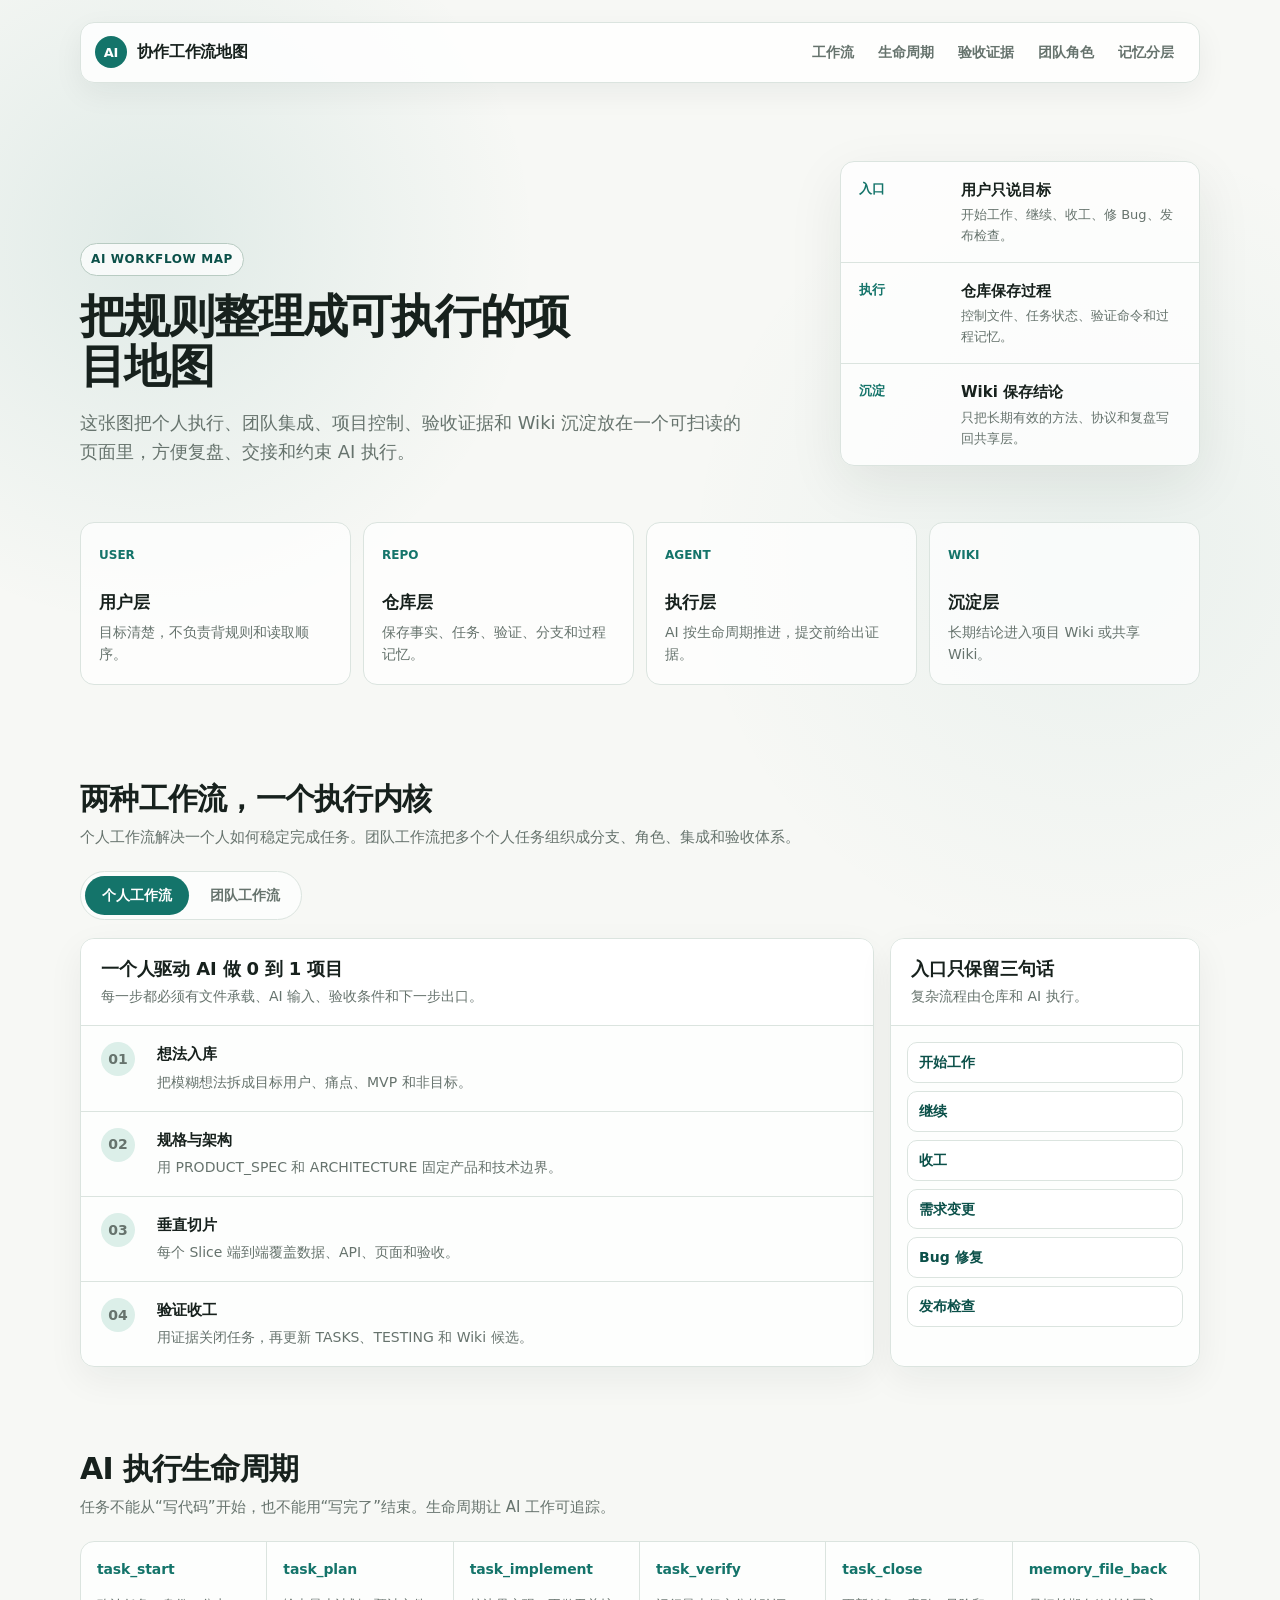
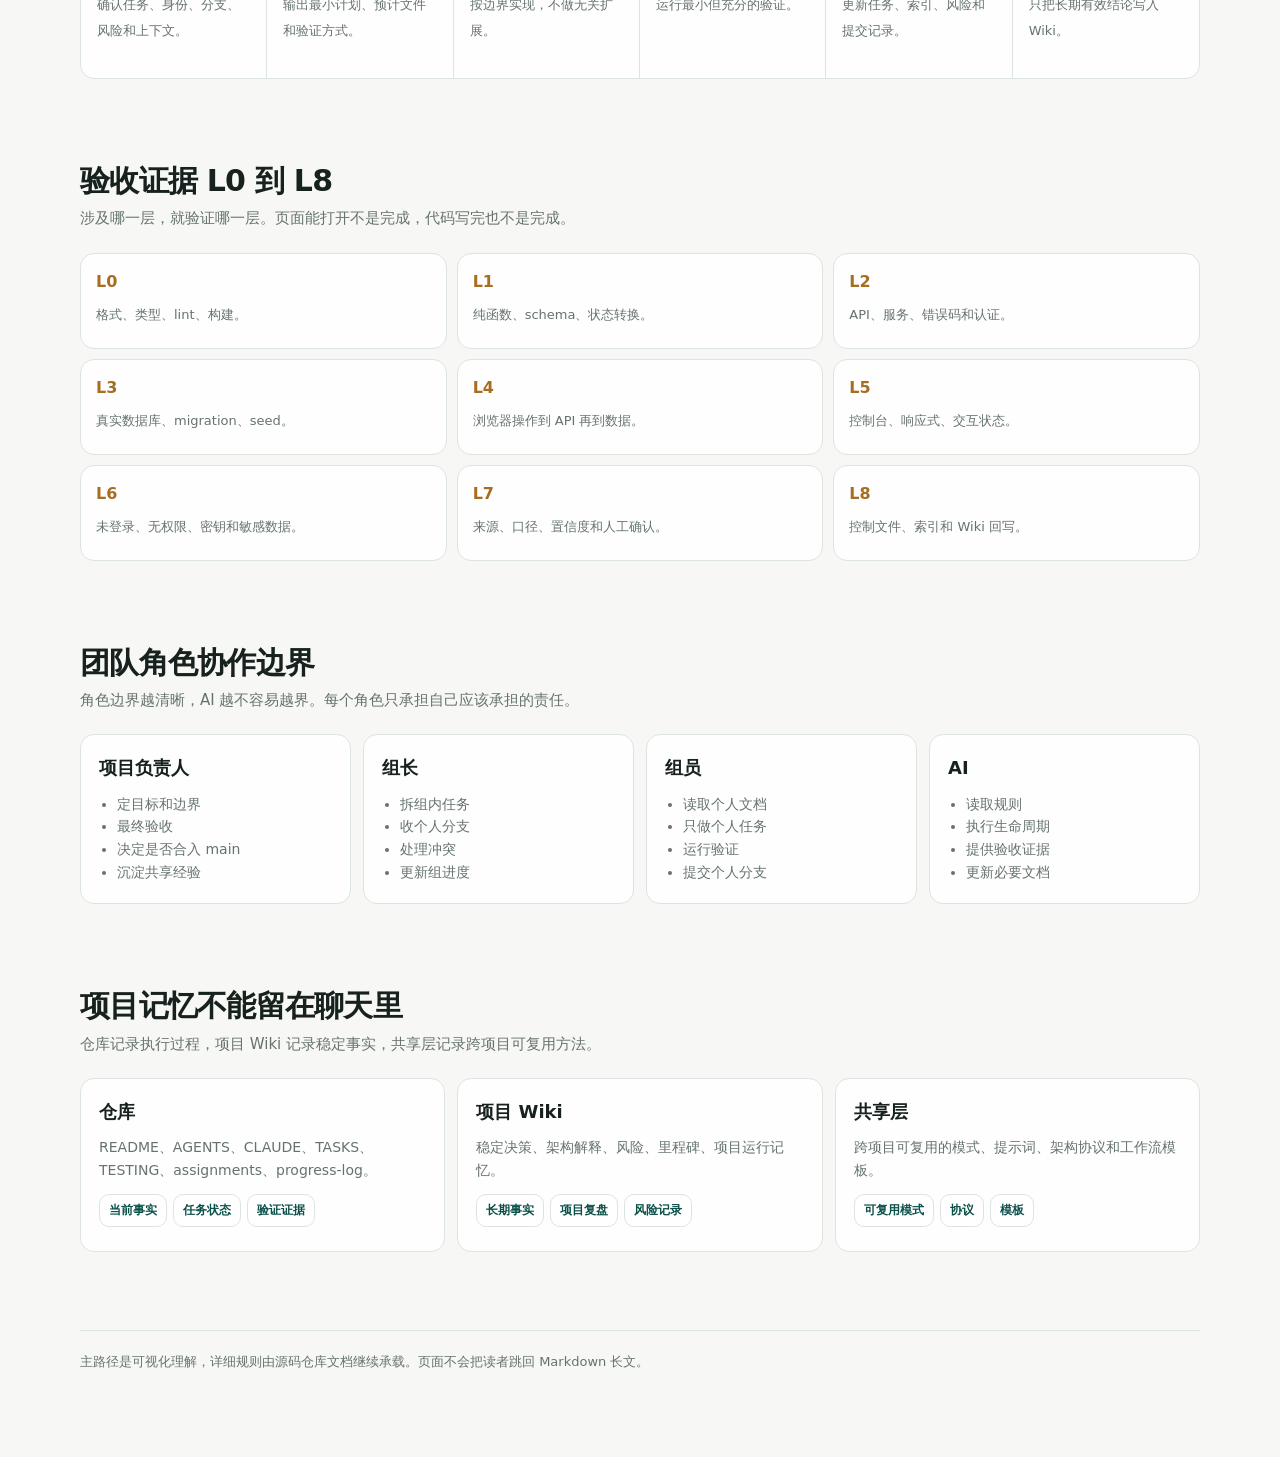
<file: 30_shared/tools/AI协作工作流可视化.html>
<!doctype html>
<html lang="zh-CN">
<head>
  <meta charset="utf-8">
  <meta name="viewport" content="width=device-width, initial-scale=1">
  <title>AI 协作工作流可视化</title>
  <link rel="icon" href="data:,">
  <style>
    :root {
      color-scheme: light;
      --page: #f7f8f5;
      --surface: #ffffff;
      --surface-soft: #eef4ef;
      --ink: #17211d;
      --muted: #66736d;
      --line: #dbe4df;
      --line-strong: #b8cbc2;
      --accent: #14746a;
      --accent-soft: #dcefe9;
      --accent-ink: #0b5049;
      --warn: #a76d21;
      --shadow: 0 18px 55px rgba(23, 33, 29, .08);
      --radius: 14px;
      font-family: "Segoe UI", "Microsoft YaHei", system-ui, sans-serif;
    }

    * {
      box-sizing: border-box;
    }

    html {
      scroll-behavior: smooth;
    }

    body {
      margin: 0;
      color: var(--ink);
      background:
        radial-gradient(circle at 12% 8%, rgba(20, 116, 106, .10), transparent 24rem),
        radial-gradient(circle at 86% 18%, rgba(20, 116, 106, .06), transparent 26rem),
        var(--page);
      line-height: 1.62;
      overflow-x: hidden;
    }

    a {
      color: inherit;
      text-decoration: none;
    }

    button {
      font: inherit;
    }

    .shell {
      width: min(1120px, calc(100% - 36px));
      margin: 0 auto;
      padding: 22px 0 72px;
    }

    .topbar {
      display: flex;
      align-items: center;
      justify-content: space-between;
      gap: 18px;
      min-height: 58px;
      padding: 10px 14px;
      border: 1px solid var(--line);
      border-radius: var(--radius);
      background: rgba(255, 255, 255, .86);
      box-shadow: 0 10px 30px rgba(23, 33, 29, .06);
    }

    .brand {
      display: inline-flex;
      align-items: center;
      gap: 10px;
      min-width: max-content;
      font-weight: 800;
      letter-spacing: -.01em;
    }

    .brand-mark {
      width: 32px;
      height: 32px;
      display: grid;
      place-items: center;
      border-radius: 50%;
      color: #fff;
      background: var(--accent);
      font-size: 13px;
      font-weight: 900;
    }

    .nav {
      display: flex;
      flex-wrap: wrap;
      justify-content: flex-end;
      gap: 2px;
    }

    .nav a {
      padding: 8px 11px;
      border-radius: 999px;
      color: var(--muted);
      font-size: 14px;
      font-weight: 700;
      transition: background .18s ease, color .18s ease, transform .18s ease;
    }

    .nav a:hover {
      color: var(--accent-ink);
      background: var(--accent-soft);
      transform: translateY(-1px);
    }

    .intro {
      display: grid;
      grid-template-columns: minmax(0, 1fr) 360px;
      gap: 34px;
      align-items: end;
      padding: 78px 0 34px;
    }

    .label {
      display: inline-flex;
      align-items: center;
      width: fit-content;
      margin: 0 0 16px;
      padding: 6px 10px;
      border: 1px solid var(--line-strong);
      border-radius: 999px;
      color: var(--accent-ink);
      background: rgba(255, 255, 255, .72);
      font-size: 12px;
      font-weight: 800;
      letter-spacing: .05em;
    }

    h1,
    h2,
    h3,
    p {
      margin-top: 0;
    }

    h1 {
      max-width: 16ch;
      margin-bottom: 16px;
      font-size: clamp(34px, 4.2vw, 46px);
      line-height: 1.08;
      letter-spacing: -.035em;
    }

    .lead {
      max-width: 58ch;
      margin-bottom: 0;
      color: var(--muted);
      font-size: clamp(16px, 1.6vw, 18px);
    }

    .intro-panel {
      border: 1px solid var(--line);
      border-radius: var(--radius);
      background: rgba(255, 255, 255, .78);
      box-shadow: var(--shadow);
      overflow: hidden;
    }

    .intro-row {
      display: grid;
      grid-template-columns: 86px 1fr;
      gap: 16px;
      padding: 16px 18px;
      border-bottom: 1px solid var(--line);
    }

    .intro-row:last-child {
      border-bottom: 0;
    }

    .intro-row span {
      color: var(--accent);
      font-size: 13px;
      font-weight: 850;
    }

    .intro-row strong {
      display: block;
      margin-bottom: 2px;
      font-size: 15px;
    }

    .intro-row em {
      display: block;
      color: var(--muted);
      font-size: 13px;
      font-style: normal;
    }

    .control-map {
      display: grid;
      grid-template-columns: repeat(4, minmax(0, 1fr));
      gap: 12px;
      margin: 22px 0 54px;
    }

    .map-node {
      min-height: 132px;
      padding: 18px;
      border: 1px solid var(--line);
      border-radius: var(--radius);
      background: rgba(255, 255, 255, .72);
      transition: transform .2s ease, border-color .2s ease, background .2s ease;
    }

    .map-node:hover {
      transform: translateY(-4px);
      border-color: var(--line-strong);
      background: var(--surface);
    }

    .map-node .tag {
      display: inline-flex;
      margin-bottom: 24px;
      color: var(--accent);
      font-size: 12px;
      font-weight: 850;
    }

    .map-node strong {
      display: block;
      margin-bottom: 4px;
      font-size: 17px;
    }

    .map-node p {
      margin: 0;
      color: var(--muted);
      font-size: 14px;
    }

    section {
      padding: 42px 0;
    }

    .section-head {
      max-width: 720px;
      margin-bottom: 22px;
    }

    h2 {
      margin-bottom: 8px;
      font-size: clamp(25px, 3vw, 30px);
      line-height: 1.18;
      letter-spacing: -.025em;
    }

    .section-head p {
      margin-bottom: 0;
      color: var(--muted);
      font-size: 15px;
    }

    .switcher {
      display: inline-flex;
      gap: 4px;
      padding: 4px;
      margin-bottom: 18px;
      border: 1px solid var(--line);
      border-radius: 999px;
      background: rgba(255, 255, 255, .70);
    }

    .mode-button {
      min-width: 104px;
      cursor: pointer;
      border: 0;
      border-radius: 999px;
      padding: 8px 14px;
      color: var(--muted);
      background: transparent;
      font-size: 14px;
      font-weight: 800;
      transition: background .18s ease, color .18s ease, transform .18s ease;
    }

    .mode-button:hover {
      transform: translateY(-1px);
      color: var(--accent-ink);
    }

    .mode-button.active {
      color: #fff;
      background: var(--accent);
    }

    .workflow-stage {
      display: none;
    }

    .workflow-stage.active {
      display: block;
      animation: fadeUp .28s ease both;
    }

    @keyframes fadeUp {
      from { opacity: 0; transform: translateY(8px); }
      to { opacity: 1; transform: translateY(0); }
    }

    .workflow-board {
      display: grid;
      grid-template-columns: minmax(0, 1fr) 310px;
      gap: 16px;
    }

    .panel {
      border: 1px solid var(--line);
      border-radius: var(--radius);
      background: rgba(255, 255, 255, .78);
      box-shadow: 0 12px 36px rgba(23, 33, 29, .06);
      overflow: hidden;
    }

    .panel-header {
      padding: 18px 20px;
      border-bottom: 1px solid var(--line);
      background: rgba(255, 255, 255, .72);
    }

    .panel-header h3 {
      margin-bottom: 4px;
      font-size: 18px;
      line-height: 1.35;
      letter-spacing: -.01em;
    }

    .panel-header p {
      margin-bottom: 0;
      color: var(--muted);
      font-size: 14px;
    }

    .path {
      display: grid;
    }

    .path-item {
      display: grid;
      grid-template-columns: 42px 1fr;
      gap: 14px;
      padding: 16px 20px;
      border-bottom: 1px solid var(--line);
      transition: background .18s ease;
    }

    .path-item:last-child {
      border-bottom: 0;
    }

    .path-item:hover {
      background: var(--surface-soft);
    }

    .num {
      width: 34px;
      height: 34px;
      display: grid;
      place-items: center;
      border-radius: 50%;
      color: var(--accent);
      background: var(--accent-soft);
      font-size: 13px;
      font-weight: 900;
    }

    .path-item strong {
      display: block;
      margin-bottom: 2px;
      font-size: 15px;
    }

    .path-item span {
      color: var(--muted);
      font-size: 14px;
    }

    .side-list {
      display: grid;
      gap: 8px;
      padding: 16px;
    }

    .chip {
      display: flex;
      align-items: center;
      min-height: 38px;
      padding: 8px 11px;
      border: 1px solid var(--line);
      border-radius: 10px;
      color: var(--accent-ink);
      background: rgba(255, 255, 255, .70);
      font-size: 14px;
      font-weight: 760;
      transition: transform .18s ease, border-color .18s ease;
    }

    .chip:hover {
      transform: translateX(3px);
      border-color: var(--line-strong);
    }

    .lifecycle {
      display: grid;
      grid-template-columns: repeat(6, minmax(0, 1fr));
      border: 1px solid var(--line);
      border-radius: var(--radius);
      background: rgba(255, 255, 255, .78);
      overflow: hidden;
    }

    .life {
      min-height: 136px;
      padding: 16px;
      border-right: 1px solid var(--line);
      transition: background .18s ease;
    }

    .life:last-child {
      border-right: 0;
    }

    .life:hover {
      background: var(--surface-soft);
    }

    .life strong {
      display: block;
      margin-bottom: 10px;
      color: var(--accent);
      font-size: 14px;
      letter-spacing: -.01em;
    }

    .life span {
      color: var(--muted);
      font-size: 13px;
    }

    .evidence {
      display: grid;
      grid-template-columns: repeat(3, minmax(0, 1fr));
      gap: 10px;
    }

    .evidence-card {
      min-height: 96px;
      padding: 15px;
      border: 1px solid var(--line);
      border-radius: var(--radius);
      background: rgba(255, 255, 255, .76);
      transition: transform .18s ease, border-color .18s ease, background .18s ease;
    }

    .evidence-card:hover {
      transform: translateY(-3px);
      border-color: var(--line-strong);
      background: var(--surface);
    }

    .evidence-card strong {
      display: block;
      margin-bottom: 6px;
      color: var(--warn);
      font-size: 16px;
    }

    .evidence-card span {
      color: var(--muted);
      font-size: 13px;
    }

    .roles,
    .memory-map {
      display: grid;
      grid-template-columns: repeat(4, minmax(0, 1fr));
      gap: 12px;
    }

    .memory-map {
      grid-template-columns: repeat(3, minmax(0, 1fr));
    }

    .role-card,
    .memory {
      min-height: 170px;
      padding: 18px;
      border: 1px solid var(--line);
      border-radius: var(--radius);
      background: rgba(255, 255, 255, .76);
      transition: transform .18s ease, border-color .18s ease;
    }

    .role-card:hover,
    .memory:hover {
      transform: translateY(-3px);
      border-color: var(--line-strong);
    }

    .role-card h3,
    .memory h3 {
      margin-bottom: 10px;
      font-size: 18px;
    }

    .role-card ul {
      margin: 0;
      padding-left: 18px;
      color: var(--muted);
      font-size: 14px;
    }

    .memory p {
      margin-bottom: 12px;
      color: var(--muted);
      font-size: 14px;
    }

    .memory .chip {
      display: inline-flex;
      margin: 0 6px 6px 0;
      min-height: auto;
      padding: 6px 9px;
      font-size: 12px;
    }

    .reveal {
      opacity: 0;
      transform: translateY(18px);
      transition: opacity .5s ease, transform .5s ease;
    }

    .reveal.show {
      opacity: 1;
      transform: translateY(0);
    }

    footer {
      margin-top: 36px;
      padding-top: 20px;
      border-top: 1px solid var(--line);
      color: var(--muted);
      font-size: 13px;
    }

    @media (max-width: 980px) {
      .intro,
      .workflow-board,
      .control-map,
      .lifecycle,
      .evidence,
      .roles,
      .memory-map {
        grid-template-columns: 1fr;
      }

      .topbar {
        align-items: flex-start;
        border-radius: 18px;
      }

      .nav {
        display: none;
      }

      .intro {
        padding-top: 44px;
      }

      .life {
        border-right: 0;
        border-bottom: 1px solid var(--line);
      }

      .life:last-child {
        border-bottom: 0;
      }
    }

    @media (max-width: 560px) {
      .shell {
        width: min(100% - 26px, 1120px);
      }

      h1 {
        font-size: 32px;
      }

      h2 {
        font-size: 24px;
      }

      .intro-row,
      .path-item {
        grid-template-columns: 1fr;
      }
    }

    @media (prefers-reduced-motion: reduce) {
      *,
      *::before,
      *::after {
        animation-duration: .01ms !important;
        animation-iteration-count: 1 !important;
        scroll-behavior: auto !important;
        transition-duration: .01ms !important;
      }
    }
  </style>
</head>
<body>
  <main class="shell">
    <nav class="topbar" aria-label="页面导航">
      <a class="brand" href="#top">
        <span class="brand-mark">AI</span>
        <span>协作工作流地图</span>
      </a>
      <div class="nav">
        <a href="#workflow">工作流</a>
        <a href="#lifecycle">生命周期</a>
        <a href="#evidence">验收证据</a>
        <a href="#roles">团队角色</a>
        <a href="#memory">记忆分层</a>
      </div>
    </nav>

    <section class="intro reveal" id="top">
      <div>
        <p class="label">AI WORKFLOW MAP</p>
        <h1>把规则整理成可执行的项目地图</h1>
        <p class="lead">这张图把个人执行、团队集成、项目控制、验收证据和 Wiki 沉淀放在一个可扫读的页面里，方便复盘、交接和约束 AI 执行。</p>
      </div>
      <aside class="intro-panel" aria-label="阅读顺序">
        <div class="intro-row">
          <span>入口</span>
          <div><strong>用户只说目标</strong><em>开始工作、继续、收工、修 Bug、发布检查。</em></div>
        </div>
        <div class="intro-row">
          <span>执行</span>
          <div><strong>仓库保存过程</strong><em>控制文件、任务状态、验证命令和过程记忆。</em></div>
        </div>
        <div class="intro-row">
          <span>沉淀</span>
          <div><strong>Wiki 保存结论</strong><em>只把长期有效的方法、协议和复盘写回共享层。</em></div>
        </div>
      </aside>
    </section>

    <div class="control-map reveal" aria-label="AI 协作四层控制面">
      <article class="map-node">
        <span class="tag">USER</span>
        <strong>用户层</strong>
        <p>目标清楚，不负责背规则和读取顺序。</p>
      </article>
      <article class="map-node">
        <span class="tag">REPO</span>
        <strong>仓库层</strong>
        <p>保存事实、任务、验证、分支和过程记忆。</p>
      </article>
      <article class="map-node">
        <span class="tag">AGENT</span>
        <strong>执行层</strong>
        <p>AI 按生命周期推进，提交前给出证据。</p>
      </article>
      <article class="map-node">
        <span class="tag">WIKI</span>
        <strong>沉淀层</strong>
        <p>长期结论进入项目 Wiki 或共享 Wiki。</p>
      </article>
    </div>

    <section id="workflow" class="reveal">
      <div class="section-head">
        <h2>两种工作流，一个执行内核</h2>
        <p>个人工作流解决一个人如何稳定完成任务。团队工作流把多个个人任务组织成分支、角色、集成和验收体系。</p>
      </div>

      <div class="switcher" aria-label="工作流切换">
        <button class="mode-button active" type="button" data-mode="solo">个人工作流</button>
        <button class="mode-button" type="button" data-mode="team">团队工作流</button>
      </div>

      <div class="workflow-stage active" data-stage="solo">
        <div class="workflow-board">
          <article class="panel">
            <div class="panel-header">
              <h3>一个人驱动 AI 做 0 到 1 项目</h3>
              <p>每一步都必须有文件承载、AI 输入、验收条件和下一步出口。</p>
            </div>
            <div class="path">
              <div class="path-item"><span class="num">01</span><div><strong>想法入库</strong><span>把模糊想法拆成目标用户、痛点、MVP 和非目标。</span></div></div>
              <div class="path-item"><span class="num">02</span><div><strong>规格与架构</strong><span>用 PRODUCT_SPEC 和 ARCHITECTURE 固定产品和技术边界。</span></div></div>
              <div class="path-item"><span class="num">03</span><div><strong>垂直切片</strong><span>每个 Slice 端到端覆盖数据、API、页面和验收。</span></div></div>
              <div class="path-item"><span class="num">04</span><div><strong>验证收工</strong><span>用证据关闭任务，再更新 TASKS、TESTING 和 Wiki 候选。</span></div></div>
            </div>
          </article>
          <aside class="panel">
            <div class="panel-header">
              <h3>入口只保留三句话</h3>
              <p>复杂流程由仓库和 AI 执行。</p>
            </div>
            <div class="side-list">
              <span class="chip">开始工作</span>
              <span class="chip">继续</span>
              <span class="chip">收工</span>
              <span class="chip">需求变更</span>
              <span class="chip">Bug 修复</span>
              <span class="chip">发布检查</span>
            </div>
          </aside>
        </div>
      </div>

      <div class="workflow-stage" data-stage="team">
        <div class="workflow-board">
          <article class="panel">
            <div class="panel-header">
              <h3>多人弱编码团队的协作控制面</h3>
              <p>每个人只关心自己的任务文档，AI 读取公共规则，组长逐个集成。</p>
            </div>
            <div class="path">
              <div class="path-item"><span class="num">01</span><div><strong>负责人定边界</strong><span>确定 main、dev、team 分支、验收标准和禁止事项。</span></div></div>
              <div class="path-item"><span class="num">02</span><div><strong>组长拆任务</strong><span>按官网组、后台组分配模块，避免多人直接改同一片公共区域。</span></div></div>
              <div class="path-item"><span class="num">03</span><div><strong>组员走个人闭环</strong><span>个人分支实现、验证、提交，只更新自己负责的任务状态。</span></div></div>
              <div class="path-item"><span class="num">04</span><div><strong>组长逐个集成</strong><span>一个人一合、一验、一记录，冲突时停止并说明语义。</span></div></div>
            </div>
          </article>
          <aside class="panel">
            <div class="panel-header">
              <h3>团队工作流不是替代个人工作流</h3>
              <p>它是在个人任务闭环外增加角色、分支、冲突、集成、验收和记忆控制层。</p>
            </div>
            <div class="side-list">
              <span class="chip">个人文档</span>
              <span class="chip">组长集成</span>
              <span class="chip">公共文档治理</span>
              <span class="chip">共享 server 边界</span>
              <span class="chip">Git 保护</span>
            </div>
          </aside>
        </div>
      </div>
    </section>

    <section id="lifecycle" class="reveal">
      <div class="section-head">
        <h2>AI 执行生命周期</h2>
        <p>任务不能从“写代码”开始，也不能用“写完了”结束。生命周期让 AI 工作可追踪。</p>
      </div>
      <div class="lifecycle">
        <div class="life"><strong>task_start</strong><span>确认任务、身份、分支、风险和上下文。</span></div>
        <div class="life"><strong>task_plan</strong><span>输出最小计划、预计文件和验证方式。</span></div>
        <div class="life"><strong>task_implement</strong><span>按边界实现，不做无关扩展。</span></div>
        <div class="life"><strong>task_verify</strong><span>运行最小但充分的验证。</span></div>
        <div class="life"><strong>task_close</strong><span>更新任务、索引、风险和提交记录。</span></div>
        <div class="life"><strong>memory_file_back</strong><span>只把长期有效结论写入 Wiki。</span></div>
      </div>
    </section>

    <section id="evidence" class="reveal">
      <div class="section-head">
        <h2>验收证据 L0 到 L8</h2>
        <p>涉及哪一层，就验证哪一层。页面能打开不是完成，代码写完也不是完成。</p>
      </div>
      <div class="evidence">
        <div class="evidence-card"><strong>L0</strong><span>格式、类型、lint、构建。</span></div>
        <div class="evidence-card"><strong>L1</strong><span>纯函数、schema、状态转换。</span></div>
        <div class="evidence-card"><strong>L2</strong><span>API、服务、错误码和认证。</span></div>
        <div class="evidence-card"><strong>L3</strong><span>真实数据库、migration、seed。</span></div>
        <div class="evidence-card"><strong>L4</strong><span>浏览器操作到 API 再到数据。</span></div>
        <div class="evidence-card"><strong>L5</strong><span>控制台、响应式、交互状态。</span></div>
        <div class="evidence-card"><strong>L6</strong><span>未登录、无权限、密钥和敏感数据。</span></div>
        <div class="evidence-card"><strong>L7</strong><span>来源、口径、置信度和人工确认。</span></div>
        <div class="evidence-card"><strong>L8</strong><span>控制文件、索引和 Wiki 回写。</span></div>
      </div>
    </section>

    <section id="roles" class="reveal">
      <div class="section-head">
        <h2>团队角色协作边界</h2>
        <p>角色边界越清晰，AI 越不容易越界。每个角色只承担自己应该承担的责任。</p>
      </div>
      <div class="roles">
        <article class="role-card"><h3>项目负责人</h3><ul><li>定目标和边界</li><li>最终验收</li><li>决定是否合入 main</li><li>沉淀共享经验</li></ul></article>
        <article class="role-card"><h3>组长</h3><ul><li>拆组内任务</li><li>收个人分支</li><li>处理冲突</li><li>更新组进度</li></ul></article>
        <article class="role-card"><h3>组员</h3><ul><li>读取个人文档</li><li>只做个人任务</li><li>运行验证</li><li>提交个人分支</li></ul></article>
        <article class="role-card"><h3>AI</h3><ul><li>读取规则</li><li>执行生命周期</li><li>提供验收证据</li><li>更新必要文档</li></ul></article>
      </div>
    </section>

    <section id="memory" class="reveal">
      <div class="section-head">
        <h2>项目记忆不能留在聊天里</h2>
        <p>仓库记录执行过程，项目 Wiki 记录稳定事实，共享层记录跨项目可复用方法。</p>
      </div>
      <div class="memory-map">
        <article class="memory">
          <h3>仓库</h3>
          <p>README、AGENTS、CLAUDE、TASKS、TESTING、assignments、progress-log。</p>
          <span class="chip">当前事实</span><span class="chip">任务状态</span><span class="chip">验证证据</span>
        </article>
        <article class="memory">
          <h3>项目 Wiki</h3>
          <p>稳定决策、架构解释、风险、里程碑、项目运行记忆。</p>
          <span class="chip">长期事实</span><span class="chip">项目复盘</span><span class="chip">风险记录</span>
        </article>
        <article class="memory">
          <h3>共享层</h3>
          <p>跨项目可复用的模式、提示词、架构协议和工作流模板。</p>
          <span class="chip">可复用模式</span><span class="chip">协议</span><span class="chip">模板</span>
        </article>
      </div>
    </section>

    <footer>
      <p>主路径是可视化理解，详细规则由源码仓库文档继续承载。页面不会把读者跳回 Markdown 长文。</p>
    </footer>
  </main>

  <script>
    const modeButtons = document.querySelectorAll(".mode-button");
    const stages = document.querySelectorAll(".workflow-stage");

    modeButtons.forEach((button) => {
      button.addEventListener("click", () => {
        const mode = button.dataset.mode;
        modeButtons.forEach((item) => item.classList.toggle("active", item === button));
        stages.forEach((stage) => stage.classList.toggle("active", stage.dataset.stage === mode));
      });
    });

    const observer = new IntersectionObserver((entries) => {
      entries.forEach((entry) => {
        if (entry.isIntersecting) {
          entry.target.classList.add("show");
          observer.unobserve(entry.target);
        }
      });
    }, { threshold: .12 });

    document.querySelectorAll(".reveal").forEach((item) => observer.observe(item));
  </script>
</body>
</html>
</file>
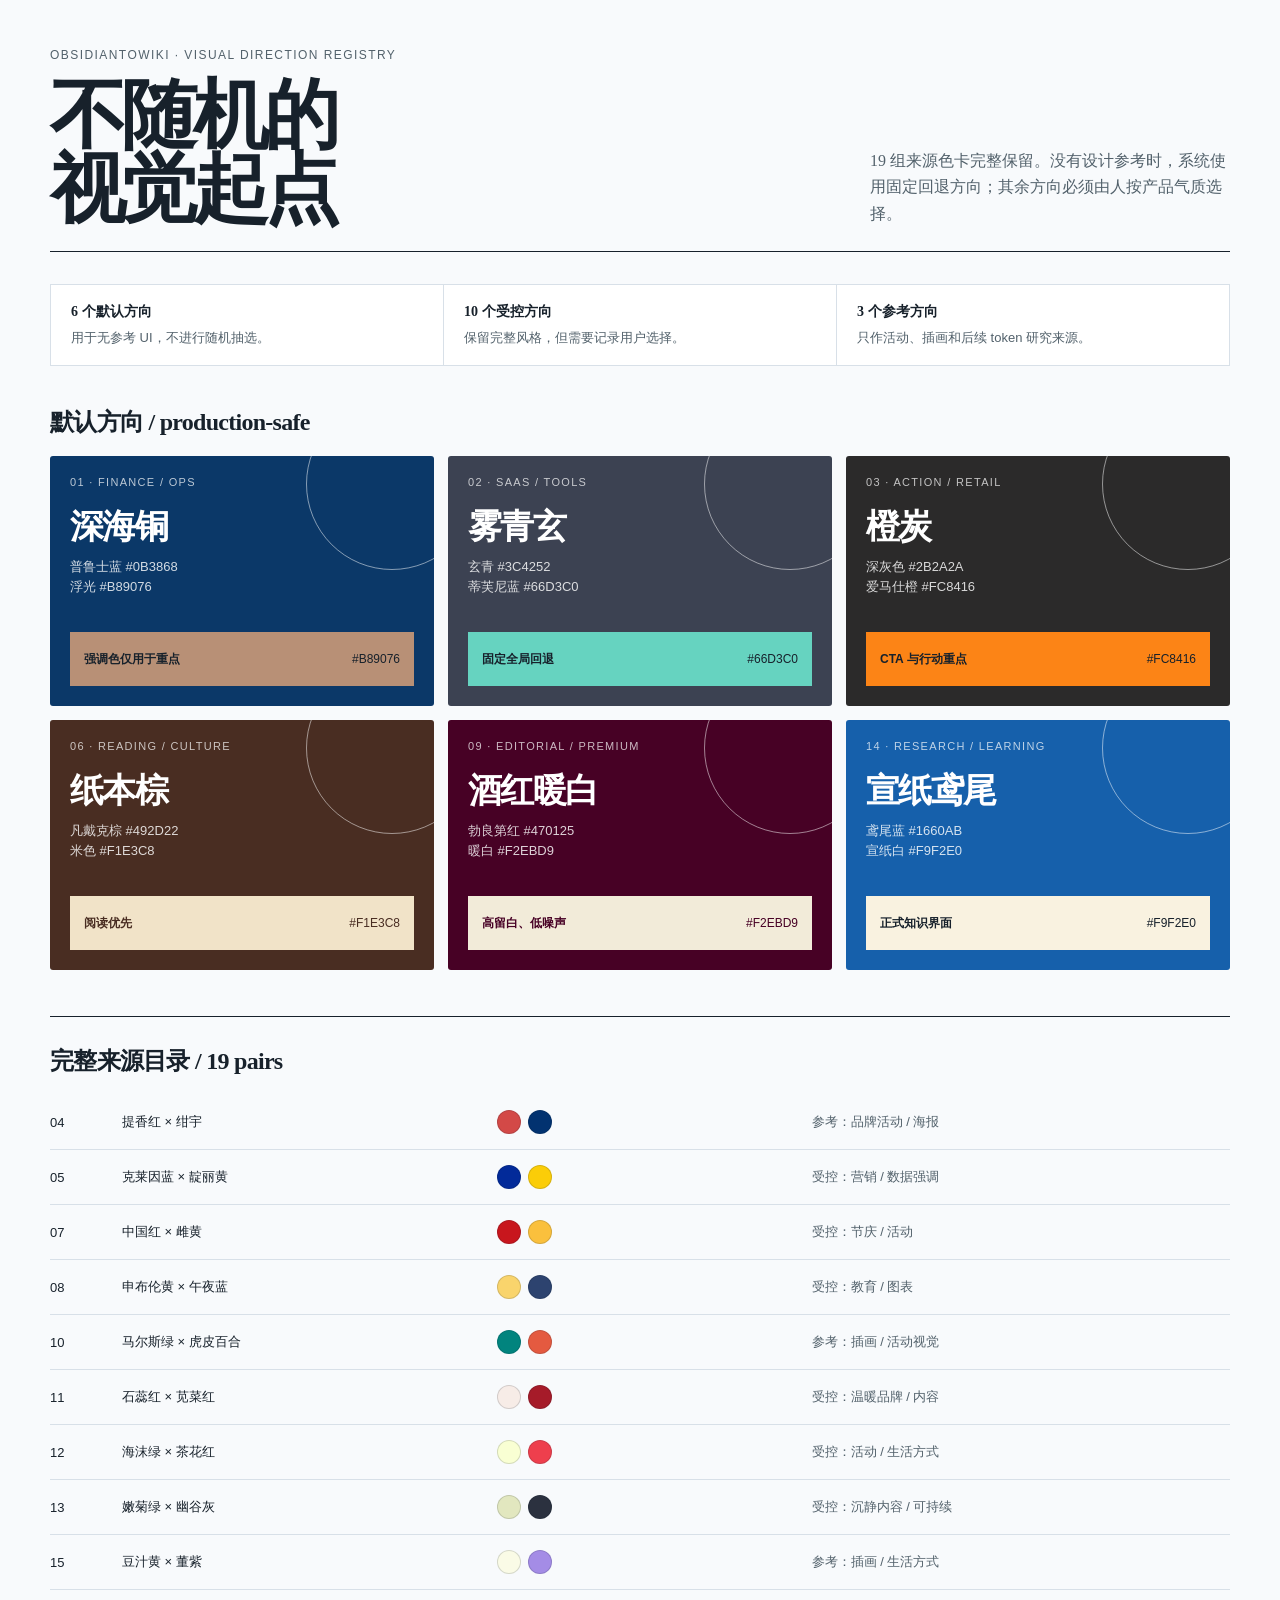
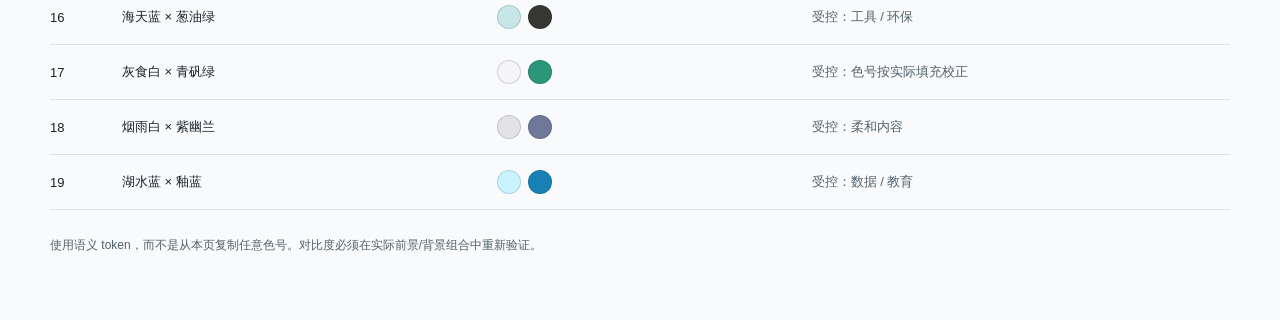
<file: docs/design/references/visual-direction-library.html>
<!doctype html>
<html lang="zh-CN">
<head>
  <meta charset="utf-8">
  <meta name="viewport" content="width=device-width, initial-scale=1">
  <link rel="icon" href="data:image/svg+xml,%3Csvg xmlns='http://www.w3.org/2000/svg' viewBox='0 0 16 16'%3E%3Crect width='16' height='16' fill='%233C4252'/%3E%3C/svg%3E">
  <title>受控视觉方向色库</title>
  <style>
    :root { --ink: #17212B; --paper: #F8FAFC; --line: #D8E0E8; --muted: #52616B; }
    * { box-sizing: border-box; }
    body { margin: 0; color: var(--ink); background: var(--paper); font-family: "Songti SC", "STSong", Georgia, serif; }
    main { width: min(1180px, calc(100% - 48px)); margin: 0 auto; padding: 48px 0 64px; }
    header { display: grid; grid-template-columns: 1fr auto; gap: 32px; align-items: end; border-bottom: 1px solid var(--ink); padding-bottom: 24px; }
    .eyebrow, .number, .tag { font-family: "Aptos", "Microsoft YaHei", sans-serif; letter-spacing: .12em; text-transform: uppercase; }
    .eyebrow { font-size: 12px; color: var(--muted); margin: 0 0 16px; }
    h1 { max-width: 760px; margin: 0; font-size: clamp(38px, 6vw, 76px); font-weight: 600; line-height: .98; letter-spacing: -.06em; }
    .summary { max-width: 360px; margin: 0; color: var(--muted); font-size: 16px; line-height: 1.65; }
    .rule { display: grid; grid-template-columns: repeat(3, 1fr); gap: 1px; margin: 32px 0 40px; border: 1px solid var(--line); background: var(--line); }
    .rule div { background: #fff; padding: 18px 20px; }
    .rule strong { display: block; font-size: 14px; margin-bottom: 7px; }
    .rule span { color: var(--muted); font: 13px/1.5 "Microsoft YaHei", sans-serif; }
    h2 { margin: 0 0 18px; font-size: 24px; letter-spacing: -.03em; }
    .cards { display: grid; grid-template-columns: repeat(3, 1fr); gap: 14px; }
    .card { min-height: 250px; position: relative; overflow: hidden; border-radius: 3px; padding: 20px; background: var(--primary); color: var(--on-primary); display: flex; flex-direction: column; justify-content: space-between; }
    .card::after { content: ""; position: absolute; width: 170px; height: 170px; border: 1px solid currentColor; border-radius: 50%; right: -44px; top: -58px; opacity: .5; }
    .card > * { position: relative; z-index: 1; }
    .number { font: 11px "Microsoft YaHei", sans-serif; opacity: .72; }
    .card h3 { margin: 0; font-size: 34px; letter-spacing: -.05em; }
    .card p { margin: 7px 0 0; font: 13px/1.5 "Microsoft YaHei", sans-serif; opacity: .82; }
    .swatch { height: 54px; margin-top: 20px; background: var(--accent); color: var(--accent-text); display: flex; align-items: center; justify-content: space-between; padding: 0 14px; font: 12px "Microsoft YaHei", sans-serif; }
    .swatch b { font-weight: 600; }
    .catalog { margin-top: 46px; border-top: 1px solid var(--ink); }
    .catalog-row { display: grid; grid-template-columns: 56px 1.2fr 1fr 1.4fr; gap: 16px; align-items: center; padding: 15px 0; border-bottom: 1px solid var(--line); font-family: "Microsoft YaHei", sans-serif; }
    .catalog-row > span { font-size: 13px; }
    .catalog-row .tier { color: var(--muted); }
    .chips { display: flex; gap: 7px; }
    .chip { width: 24px; height: 24px; border: 1px solid rgba(23,33,43,.16); border-radius: 50%; }
    footer { margin-top: 26px; color: var(--muted); font: 12px/1.6 "Microsoft YaHei", sans-serif; }
    @media (max-width: 760px) { main { width: min(100% - 28px, 560px); padding-top: 28px; } header { grid-template-columns: 1fr; gap: 20px; } .rule, .cards { grid-template-columns: 1fr; } .card { min-height: 210px; } .catalog-row { grid-template-columns: 38px 1fr auto; gap: 10px; } .catalog-row .tier { grid-column: 2 / -1; } .catalog-row .chips { grid-column: 3; grid-row: 1; } }
  </style>
</head>
<body>
  <main>
    <header>
      <div><p class="eyebrow">ObsidianToWiki · Visual Direction Registry</p><h1>不随机的<br>视觉起点</h1></div>
      <p class="summary">19 组来源色卡完整保留。没有设计参考时，系统使用固定回退方向；其余方向必须由人按产品气质选择。</p>
    </header>
    <section class="rule" aria-label="色库规则">
      <div><strong>6 个默认方向</strong><span>用于无参考 UI，不进行随机抽选。</span></div>
      <div><strong>10 个受控方向</strong><span>保留完整风格，但需要记录用户选择。</span></div>
      <div><strong>3 个参考方向</strong><span>只作活动、插画和后续 token 研究来源。</span></div>
    </section>
    <section aria-labelledby="defaults"><h2 id="defaults">默认方向 / production-safe</h2>
      <div class="cards">
        <article class="card" style="--primary:#0B3868;--accent:#B89076;--on-primary:#FFFFFF;--accent-text:#17212B"><span class="number">01 · FINANCE / OPS</span><div><h3>深海铜</h3><p>普鲁士蓝 #0B3868<br>浮光 #B89076</p></div><div class="swatch"><b>强调色仅用于重点</b><span>#B89076</span></div></article>
        <article class="card" style="--primary:#3C4252;--accent:#66D3C0;--on-primary:#FFFFFF;--accent-text:#17212B"><span class="number">02 · SAAS / TOOLS</span><div><h3>雾青玄</h3><p>玄青 #3C4252<br>蒂芙尼蓝 #66D3C0</p></div><div class="swatch"><b>固定全局回退</b><span>#66D3C0</span></div></article>
        <article class="card" style="--primary:#2B2A2A;--accent:#FC8416;--on-primary:#FFFFFF;--accent-text:#17212B"><span class="number">03 · ACTION / RETAIL</span><div><h3>橙炭</h3><p>深灰色 #2B2A2A<br>爱马仕橙 #FC8416</p></div><div class="swatch"><b>CTA 与行动重点</b><span>#FC8416</span></div></article>
        <article class="card" style="--primary:#492D22;--accent:#F1E3C8;--on-primary:#FFFFFF;--accent-text:#492D22"><span class="number">06 · READING / CULTURE</span><div><h3>纸本棕</h3><p>凡戴克棕 #492D22<br>米色 #F1E3C8</p></div><div class="swatch"><b>阅读优先</b><span>#F1E3C8</span></div></article>
        <article class="card" style="--primary:#470125;--accent:#F2EBD9;--on-primary:#FFFFFF;--accent-text:#470125"><span class="number">09 · EDITORIAL / PREMIUM</span><div><h3>酒红暖白</h3><p>勃良第红 #470125<br>暖白 #F2EBD9</p></div><div class="swatch"><b>高留白、低噪声</b><span>#F2EBD9</span></div></article>
        <article class="card" style="--primary:#1660AB;--accent:#F9F2E0;--on-primary:#FFFFFF;--accent-text:#17212B"><span class="number">14 · RESEARCH / LEARNING</span><div><h3>宣纸鸢尾</h3><p>鸢尾蓝 #1660AB<br>宣纸白 #F9F2E0</p></div><div class="swatch"><b>正式知识界面</b><span>#F9F2E0</span></div></article>
      </div>
    </section>
    <section class="catalog" aria-labelledby="catalog"><h2 id="catalog" style="margin-top:28px">完整来源目录 / 19 pairs</h2>
      <div class="catalog-row"><span>04</span><span>提香红 × 绀宇</span><span class="chips"><i class="chip" style="background:#D34947"></i><i class="chip" style="background:#023270"></i></span><span class="tier">参考：品牌活动 / 海报</span></div>
      <div class="catalog-row"><span>05</span><span>克莱因蓝 × 靛丽黄</span><span class="chips"><i class="chip" style="background:#022A99"></i><i class="chip" style="background:#FBCD08"></i></span><span class="tier">受控：营销 / 数据强调</span></div>
      <div class="catalog-row"><span>07</span><span>中国红 × 雌黄</span><span class="chips"><i class="chip" style="background:#C8161D"></i><i class="chip" style="background:#FAC03D"></i></span><span class="tier">受控：节庆 / 活动</span></div>
      <div class="catalog-row"><span>08</span><span>申布伦黄 × 午夜蓝</span><span class="chips"><i class="chip" style="background:#F9D46C"></i><i class="chip" style="background:#2D436F"></i></span><span class="tier">受控：教育 / 图表</span></div>
      <div class="catalog-row"><span>10</span><span>马尔斯绿 × 虎皮百合</span><span class="chips"><i class="chip" style="background:#01847E"></i><i class="chip" style="background:#E45A40"></i></span><span class="tier">参考：插画 / 活动视觉</span></div>
      <div class="catalog-row"><span>11</span><span>石蕊红 × 苋菜红</span><span class="chips"><i class="chip" style="background:#F7ECE7"></i><i class="chip" style="background:#A61B29"></i></span><span class="tier">受控：温暖品牌 / 内容</span></div>
      <div class="catalog-row"><span>12</span><span>海沫绿 × 茶花红</span><span class="chips"><i class="chip" style="background:#F9FFD3"></i><i class="chip" style="background:#EE3F4D"></i></span><span class="tier">受控：活动 / 生活方式</span></div>
      <div class="catalog-row"><span>13</span><span>嫩菊绿 × 幽谷灰</span><span class="chips"><i class="chip" style="background:#E2E7BF"></i><i class="chip" style="background:#2B313F"></i></span><span class="tier">受控：沉静内容 / 可持续</span></div>
      <div class="catalog-row"><span>15</span><span>豆汁黄 × 董紫</span><span class="chips"><i class="chip" style="background:#FAFBE6"></i><i class="chip" style="background:#A48CE6"></i></span><span class="tier">参考：插画 / 生活方式</span></div>
      <div class="catalog-row"><span>16</span><span>海天蓝 × 葱油绿</span><span class="chips"><i class="chip" style="background:#C6E6E8"></i><i class="chip" style="background:#373834"></i></span><span class="tier">受控：工具 / 环保</span></div>
      <div class="catalog-row"><span>17</span><span>灰食白 × 青矾绿</span><span class="chips"><i class="chip" style="background:#F5F4F7"></i><i class="chip" style="background:#2C9678"></i></span><span class="tier">受控：色号按实际填充校正</span></div>
      <div class="catalog-row"><span>18</span><span>烟雨白 × 紫幽兰</span><span class="chips"><i class="chip" style="background:#E3E3E5"></i><i class="chip" style="background:#707899"></i></span><span class="tier">受控：柔和内容</span></div>
      <div class="catalog-row"><span>19</span><span>湖水蓝 × 釉蓝</span><span class="chips"><i class="chip" style="background:#C9F4FF"></i><i class="chip" style="background:#1781B5"></i></span><span class="tier">受控：数据 / 教育</span></div>
    </section>
    <footer>使用语义 token，而不是从本页复制任意色号。对比度必须在实际前景/背景组合中重新验证。</footer>
  </main>
</body>
</html>
</file>
